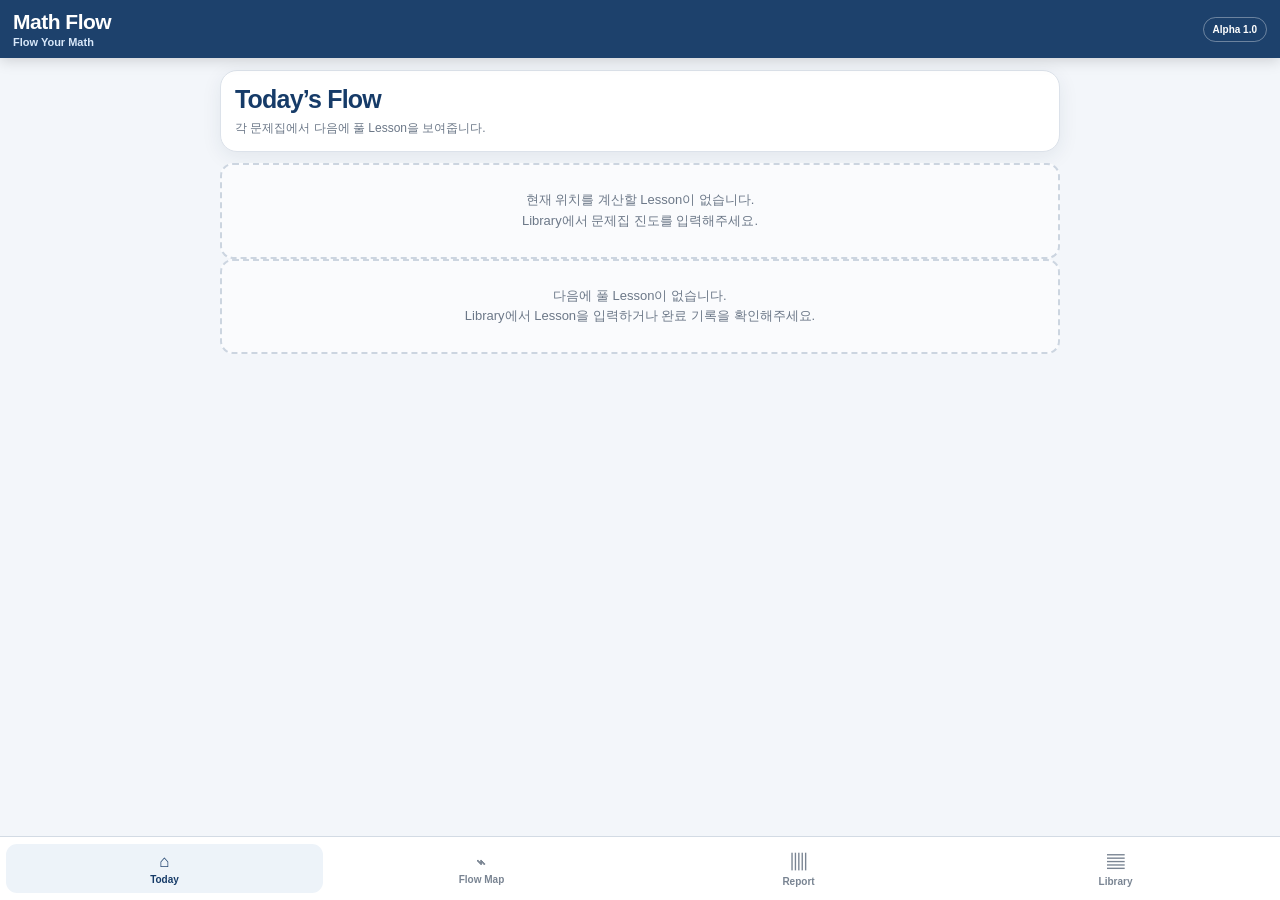
<file: index.html>
<!doctype html>
<html lang="ko">
<head>
  <meta charset="utf-8">

  <meta
    name="viewport"
    content="width=device-width, initial-scale=1, viewport-fit=cover">

  <title>Math Flow Alpha 1.0</title>

  <meta name="theme-color" content="#163b68">
  <meta name="apple-mobile-web-app-capable" content="yes">
  <meta name="apple-mobile-web-app-title" content="Math Flow">

  <link rel="stylesheet" href="./alpha1.css?v=100">
</head>

<body>
  <header class="app-header">
    <div class="brand">
      <strong>Math Flow</strong>
      <small>Flow Your Math</small>
    </div>

    <span class="version">Alpha 1.0</span>
  </header>

  <main>
    <section id="todayScreen" class="screen active">
      <div class="page-heading">
        <h1>Today’s Flow</h1>
        <p>각 문제집에서 다음에 풀 Lesson을 보여줍니다.</p>
      </div>

      <div id="currentPosition"></div>
      <div id="todayList"></div>
    </section>

    <section id="flowScreen" class="screen">
      <div class="page-heading">
        <h1>Flow Map</h1>
        <p>계통수학에서 지금 어디쯤 공부하고 있는지 확인합니다.</p>
      </div>

      <div id="flowSummary"></div>
      <div id="flowMap"></div>
    </section>

    <section id="reportScreen" class="screen">
      <div class="page-heading">
        <h1>Flow Report</h1>
        <p>문제집별·계통별 완료 현황을 한눈에 봅니다.</p>
      </div>

      <div id="bookReport"></div>
      <div id="trackReport"></div>
    </section>

    <section id="libraryScreen" class="screen">
      <div class="page-heading">
        <h1>Library</h1>
        <p>문제집을 펼쳐 Lesson 이름과 페이지를 빠르게 입력하세요.</p>
      </div>

      <div id="libraryList"></div>

      <section class="utility-card">
        <h2>데이터 관리</h2>

        <div class="utility-grid">
          <button type="button" onclick="exportBackup()">
            백업 만들기
          </button>

          <button
            type="button"
            class="secondary"
            onclick="document.getElementById('restoreInput').click()">
            백업 복원
          </button>
        </div>
      </section>
    </section>
  </main>

  <nav class="bottom-nav">
    <button
      class="nav-button active"
      type="button"
      data-screen="todayScreen">
      <strong>⌂</strong>
      Today
    </button>

    <button
      class="nav-button"
      type="button"
      data-screen="flowScreen">
      <strong>⌁</strong>
      Flow Map
    </button>

    <button
      class="nav-button"
      type="button"
      data-screen="reportScreen">
      <strong>▥</strong>
      Report
    </button>

    <button
      class="nav-button"
      type="button"
      data-screen="libraryScreen">
      <strong>▤</strong>
      Library
    </button>
  </nav>

  <input
    id="restoreInput"
    type="file"
    accept=".json,application/json"
    hidden
    onchange="restoreBackup(event)">

  <div id="toast" class="toast"></div>

  <script src="./alpha1-data.js?v=100"></script>
  <script src="./alpha1-app.js?v=100"></script>
</body>
</html>
</file>
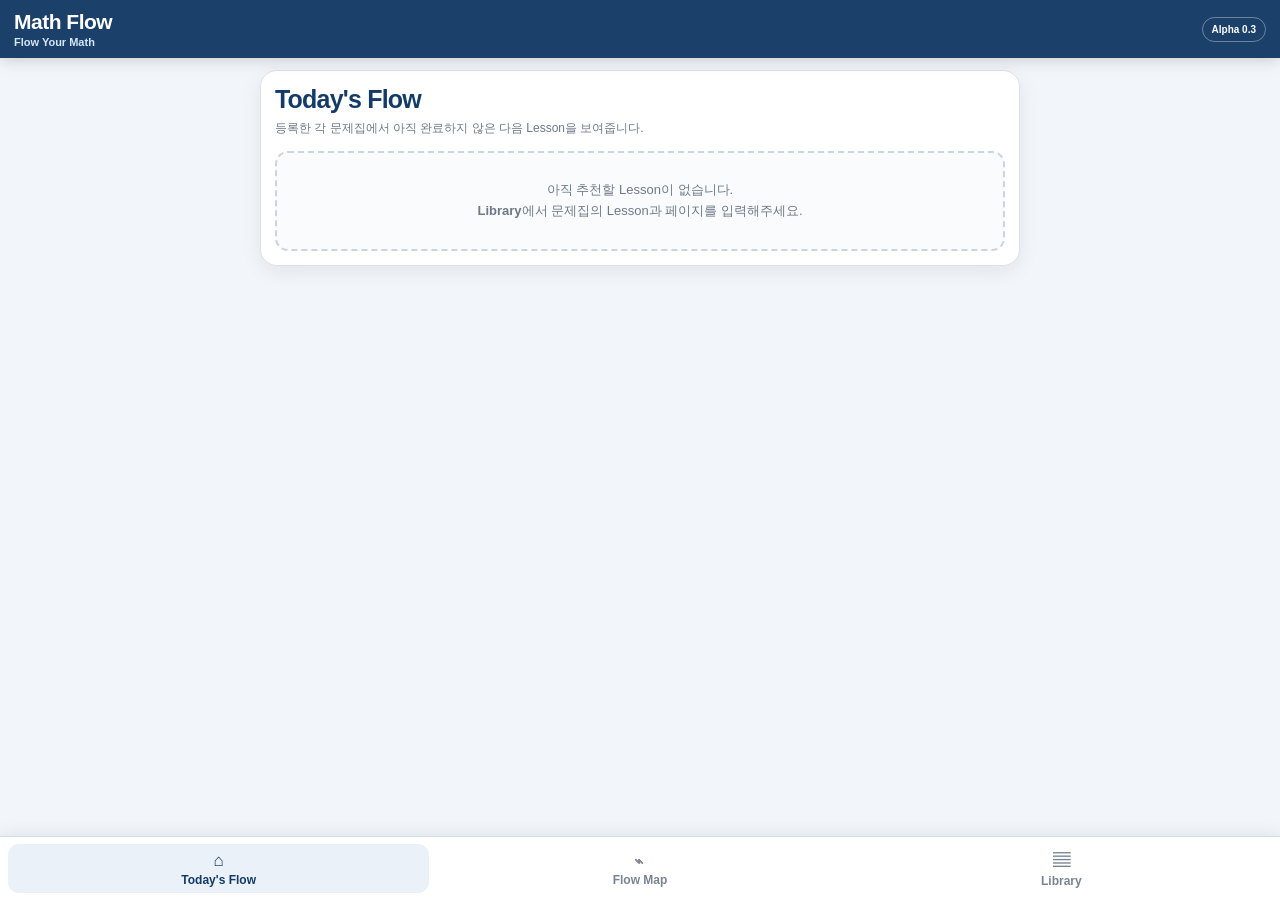
<file: alpha.html>
<!doctype html>
<html lang="ko">
<head>
  <meta charset="utf-8">

  <meta
    name="viewport"
    content="width=device-width, initial-scale=1, viewport-fit=cover">

  <title>Math Flow Alpha</title>

  <meta name="theme-color" content="#143b67">
  <meta name="apple-mobile-web-app-capable" content="yes">
  <meta name="apple-mobile-web-app-title" content="Math Flow">

  <style>
    :root {
      --navy: #143b67;
      --blue: #3979bd;
      --green: #4b9562;
      --purple: #8658a6;
      --orange: #d9863b;
      --red: #c94f50;

      --bg: #f2f5f9;
      --card: #ffffff;
      --text: #202733;
      --muted: #6e7988;
      --line: #dce2ea;
      --soft: #eaf1f8;
      --shadow: 0 5px 20px rgba(26, 47, 73, 0.08);
    }

    * {
      box-sizing: border-box;
      -webkit-tap-highlight-color: transparent;
    }

    html {
      background: var(--navy);
    }

    body {
      margin: 0;
      min-height: 100vh;
      color: var(--text);
      background: var(--bg);
      font-family:
        -apple-system,
        BlinkMacSystemFont,
        "Apple SD Gothic Neo",
        "Noto Sans KR",
        sans-serif;
    }

    button,
    input,
    select,
    textarea {
      font: inherit;
    }

    button {
      cursor: pointer;
    }

    .app-header {
      position: sticky;
      top: 0;
      z-index: 30;

      display: flex;
      align-items: center;
      gap: 8px;

      padding:
        calc(10px + env(safe-area-inset-top))
        14px
        10px;

      color: white;
      background: rgba(20, 59, 103, 0.97);
      box-shadow: 0 2px 14px rgba(0, 0, 0, 0.17);
      backdrop-filter: blur(15px);
    }

    .brand {
      flex: 1;
      min-width: 0;
    }

    .brand strong {
      display: block;
      font-size: 21px;
      letter-spacing: -0.5px;
    }

    .brand small {
      display: block;
      margin-top: 2px;
      color: #d7e6f7;
      font-size: 11px;
      font-weight: 700;
    }

    .version {
      padding: 6px 9px;
      border: 1px solid rgba(255,255,255,0.35);
      border-radius: 999px;
      font-size: 10px;
      font-weight: 850;
    }

    main {
      width: min(780px, 100%);
      margin: 0 auto;

      padding:
        12px
        10px
        calc(82px + env(safe-area-inset-bottom));
    }

    .screen {
      display: none;
    }

    .screen.active {
      display: block;
    }

    .card {
      margin-bottom: 11px;
      padding: 14px;

      border: 1px solid var(--line);
      border-radius: 17px;
      background: var(--card);
      box-shadow: var(--shadow);
    }

    .screen-title {
      margin: 0 0 5px;
      color: var(--navy);
      font-size: 25px;
      letter-spacing: -0.8px;
    }

    .screen-description {
      margin: 0 0 14px;
      color: var(--muted);
      font-size: 12px;
      line-height: 1.5;
    }

    .empty {
      padding: 27px 12px;
      border: 2px dashed #cbd4df;
      border-radius: 13px;
      color: var(--muted);
      background: #fafbfd;
      text-align: center;
      font-size: 13px;
      line-height: 1.6;
    }

    /* Today's Flow */

    .today-card {
      margin-bottom: 9px;
      padding: 12px;
      border: 1px solid var(--line);
      border-radius: 14px;
      background: #fafbfd;
    }

    .today-card:last-child {
      margin-bottom: 0;
    }

    .today-card.done {
      opacity: 0.68;
      background: #eef8ef;
    }

    .today-head {
      display: flex;
      align-items: flex-start;
      gap: 9px;
    }

    .book-dot {
      flex: 0 0 auto;
      width: 12px;
      height: 12px;
      margin-top: 4px;
      border-radius: 50%;
      background: var(--book-color);
    }

    .today-info {
      flex: 1;
      min-width: 0;
    }

    .today-book {
      color: var(--book-color);
      font-size: 11px;
      font-weight: 900;
    }

    .today-chapter {
      margin-top: 3px;
      color: #536071;
      font-size: 11px;
      font-weight: 750;
    }

    .today-lesson {
      margin-top: 3px;
      font-size: 16px;
      font-weight: 900;
      overflow-wrap: anywhere;
    }

    .today-page {
      margin-top: 4px;
      color: var(--muted);
      font-size: 12px;
      font-weight: 700;
    }

    .complete-button {
      flex: 0 0 auto;
      min-width: 64px;
      min-height: 38px;
      padding: 0 8px;
      border: 0;
      border-radius: 10px;
      color: white;
      background: var(--green);
      font-size: 10px;
      font-weight: 900;
    }

    /* Library */

    .book-card {
      --book-color: var(--blue);

      overflow: hidden;
      margin-bottom: 11px;
      border: 1.5px solid var(--book-color);
      border-radius: 16px;
      background: white;
      box-shadow: var(--shadow);
    }

    .book-header {
      display: flex;
      align-items: center;
      gap: 9px;
      width: 100%;
      min-height: 57px;
      padding: 11px 12px;
      border: 0;
      background: white;
      text-align: left;
    }

    .book-icon {
      display: grid;
      place-items: center;
      flex: 0 0 auto;

      width: 34px;
      height: 34px;

      border-radius: 11px;
      color: white;
      background: var(--book-color);
      font-size: 15px;
      font-weight: 900;
    }

    .book-title {
      flex: 1;
      min-width: 0;
    }

    .book-title strong {
      display: block;
      font-size: 15px;
      font-weight: 900;
    }

    .book-title small {
      display: block;
      margin-top: 3px;
      color: var(--muted);
      font-size: 10px;
      font-weight: 700;
    }

    .book-arrow {
      color: var(--muted);
      font-size: 19px;
      transition: transform 0.2s ease;
    }

    .book-card.open .book-arrow {
      transform: rotate(90deg);
    }

    .book-content {
      display: none;
      padding: 11px;
      border-top: 1px solid var(--line);
      background: #fafbfd;
    }

    .book-card.open .book-content {
      display: block;
    }

    .field {
      margin-bottom: 11px;
    }

    .field label {
      display: block;
      margin-bottom: 5px;
      color: #4d5a6b;
      font-size: 11px;
      font-weight: 850;
    }

    .field input,
    .field select,
    .field textarea {
      width: 100%;
      min-width: 0;
      border: 1px solid #cbd4df;
      border-radius: 10px;
      background: white;
    }

    .field input,
    .field select {
      min-height: 43px;
      padding: 8px 10px;
    }

    .field textarea {
      min-height: 145px;
      padding: 10px;
      resize: vertical;
      font-size: 13px;
      line-height: 1.65;
    }

    .input-help {
      margin: -4px 0 10px;
      color: var(--muted);
      font-size: 10px;
      line-height: 1.5;
    }

    .primary-button {
      width: 100%;
      min-height: 43px;
      border: 0;
      border-radius: 11px;
      color: white;
      background: var(--book-color);
      font-size: 12px;
      font-weight: 900;
    }

    .lesson-list {
      margin-top: 12px;
    }

    .chapter-group {
      margin-top: 10px;
      overflow: hidden;
      border: 1px solid var(--line);
      border-radius: 12px;
      background: white;
    }

    .chapter-group:first-child {
      margin-top: 0;
    }

    .chapter-group-title {
      padding: 8px 10px;
      color: var(--navy);
      background: var(--soft);
      border-bottom: 1px solid var(--line);
      font-size: 11px;
      font-weight: 900;
    }

    .lesson-row {
      display: grid;
      grid-template-columns: minmax(0, 1fr) auto auto;
      gap: 7px;
      align-items: center;

      padding: 9px 10px;
      border-bottom: 1px solid var(--line);
    }

    .lesson-row:last-child {
      border-bottom: 0;
    }

    .lesson-row.done {
      background: #eef8ef;
    }

    .lesson-info {
      min-width: 0;
    }

    .lesson-name {
      display: block;
      font-size: 13px;
      font-weight: 850;
      overflow-wrap: anywhere;
    }

    .lesson-page {
      display: block;
      margin-top: 3px;
      color: var(--muted);
      font-size: 10px;
      font-weight: 700;
    }

    .date-button {
      min-width: 55px;
      min-height: 32px;
      padding: 0 5px;
      border: 1px solid #cbd5df;
      border-radius: 8px;
      color: var(--muted);
      background: white;
      font-size: 9px;
      font-weight: 900;
    }

    .date-button.done {
      color: white;
      border-color: var(--green);
      background: var(--green);
    }

    .delete-button {
      min-width: 34px;
      min-height: 32px;
      border: 1px solid #ebc9ca;
      border-radius: 8px;
      color: var(--red);
      background: #fff1f1;
      font-size: 11px;
      font-weight: 900;
    }

    /* Bottom navigation */

    .bottom-nav {
      position: fixed;
      left: 0;
      right: 0;
      bottom: 0;
      z-index: 40;

      display: grid;
      grid-template-columns: repeat(2, 1fr);

      padding:
        7px
        8px
        calc(7px + env(safe-area-inset-bottom));

      border-top: 1px solid #d3dbe4;
      background: rgba(255,255,255,0.97);
      box-shadow: 0 -3px 15px rgba(20,35,55,0.07);
      backdrop-filter: blur(15px);
    }

    .nav-button {
      min-height: 49px;
      border: 0;
      border-radius: 11px;
      color: #798492;
      background: transparent;
      font-size: 12px;
      font-weight: 850;
    }

    .nav-button strong {
      display: block;
      margin-bottom: 2px;
      font-size: 17px;
    }

    .nav-button.active {
      color: var(--navy);
      background: var(--soft);
    }

    .status {
      position: fixed;
      left: 50%;
      bottom: calc(75px + env(safe-area-inset-bottom));
      z-index: 100;

      padding: 9px 13px;
      border-radius: 999px;

      color: white;
      background: rgba(24, 34, 47, 0.92);
      font-size: 11px;
      font-weight: 800;

      opacity: 0;
      pointer-events: none;
      transform: translate(-50%, 12px);
      transition: 0.22s ease;
    }

    .status.show {
      opacity: 1;
      transform: translate(-50%, 0);
    }

    @media (min-width: 700px) {
      .book-grid {
        display: grid;
        grid-template-columns: repeat(2, minmax(0, 1fr));
        gap: 11px;
        align-items: start;
      }

      .book-card {
        margin-bottom: 0;
      }
    }
  </style>
</head>

<body>

<header class="app-header">
  <div class="brand">
    <strong>Math Flow</strong>
    <small>Flow Your Math</small>
  </div>

  <span class="version">Alpha 0.3</span>
</header>

<main>

  <section id="todayScreen" class="screen active">
    <div class="card">
      <h1 class="screen-title">Today's Flow</h1>

      <p class="screen-description">
        등록한 각 문제집에서 아직 완료하지 않은 다음 Lesson을 보여줍니다.
      </p>

      <div id="todayList"></div>
    </div>
  </section>

  <section id="libraryScreen" class="screen">
    <div class="card">
      <h1 class="screen-title">Library</h1>

      <p class="screen-description">
        문제집을 펼쳐 대단원을 선택하고 Lesson과 페이지를 한 번에 입력하세요.
      </p>
    </div>

    <div id="bookGrid" class="book-grid"></div>
  </section>

</main>

<nav class="bottom-nav">
  <button
    class="nav-button active"
    type="button"
    data-screen="todayScreen">
    <strong>⌂</strong>
    Today's Flow
  </button>

  <button
    class="nav-button"
    type="button"
    data-screen="libraryScreen">
    <strong>▤</strong>
    Library
  </button>
</nav>

<div id="status" class="status"></div>

<script>
  const STORAGE_KEY = "math-flow-alpha-v03";

  const CHAPTERS = [
    "3-1 덧셈과 뺄셈",
    "3-1 나눗셈",
    "3-1 곱셈",
    "3-1 분수와 소수",
    "3-1 평면도형",
    "3-1 길이와 시간",

    "3-2 곱셈",
    "3-2 나눗셈",
    "3-2 원",
    "3-2 분수",
    "3-2 들이와 무게",
    "3-2 자료의 정리",

    "4-1 큰 수",
    "4-1 각도",
    "4-1 곱셈과 나눗셈",
    "4-1 평면도형의 이동",
    "4-1 막대그래프",
    "4-1 규칙 찾기",

    "4-2 분수의 덧셈과 뺄셈",
    "4-2 삼각형",
    "4-2 소수의 덧셈과 뺄셈",
    "4-2 사각형",
    "4-2 꺾은선그래프",
    "4-2 다각형",

    "5-1 자연수의 혼합 계산",
    "5-1 약수와 배수",
    "5-1 규칙과 대응",
    "5-1 약분과 통분",
    "5-1 분수의 덧셈과 뺄셈",
    "5-1 다각형의 둘레와 넓이",

    "5-2 수의 범위와 어림하기",
    "5-2 분수의 곱셈",
    "5-2 합동과 대칭",
    "5-2 소수의 곱셈",
    "5-2 직육면체",
    "5-2 평균과 가능성",

    "6-1 분수의 나눗셈",
    "6-1 각기둥과 각뿔",
    "6-1 소수의 나눗셈",
    "6-1 비와 비율",
    "6-1 여러 가지 그래프",
    "6-1 직육면체의 겉넓이와 부피",

    "6-2 분수의 나눗셈",
    "6-2 소수의 나눗셈",
    "6-2 공간과 입체",
    "6-2 비례식과 비례배분",
    "6-2 원의 넓이",
    "6-2 원기둥·원뿔·구"
  ];

  const DEFAULT_BOOKS = [
    {
      id: "basic",
      name: "왕수학 기본",
      shortName: "기본",
      color: "#4b9562",
      open: true,
      lessons: []
    },
    {
      id: "skill",
      name: "왕수학 실력",
      shortName: "실력",
      color: "#3979bd",
      open: false,
      lessons: []
    },
    {
      id: "advanced",
      name: "점프왕수학 최상위",
      shortName: "최상위",
      color: "#8658a6",
      open: false,
      lessons: []
    }
  ];

  let state = loadState();

  function loadState() {
    try {
      const saved = localStorage.getItem(STORAGE_KEY);

      return saved
        ? JSON.parse(saved)
        : {
            books: JSON.parse(JSON.stringify(DEFAULT_BOOKS))
          };
    } catch {
      return {
        books: JSON.parse(JSON.stringify(DEFAULT_BOOKS))
      };
    }
  }

  function saveState(showMessage = true) {
    localStorage.setItem(
      STORAGE_KEY,
      JSON.stringify(state)
    );

    if (showMessage) {
      showStatus("저장되었습니다.");
    }
  }

  function makeId() {
    return (
      Date.now().toString(36) +
      Math.random().toString(36).slice(2, 8)
    );
  }

  function renderAll() {
    renderToday();
    renderLibrary();
  }

  function renderToday() {
    const target = document.getElementById("todayList");

    const nextItems = state.books
      .map(book => {
        const lesson = book.lessons.find(
          item => !item.completedDate
        );

        return lesson ? { book, lesson } : null;
      })
      .filter(Boolean);

    if (nextItems.length === 0) {
      target.innerHTML = `
        <div class="empty">
          아직 추천할 Lesson이 없습니다.<br>
          <b>Library</b>에서 문제집의 Lesson과 페이지를 입력해주세요.
        </div>
      `;

      return;
    }

    target.innerHTML = nextItems.map(item => `
      <article
        class="today-card"
        style="--book-color:${item.book.color}">

        <div class="today-head">
          <span class="book-dot"></span>

          <div class="today-info">
            <div class="today-book">
              ${escapeHtml(item.book.name)}
            </div>

            <div class="today-chapter">
              ${escapeHtml(item.lesson.chapter)}
            </div>

            <div class="today-lesson">
              ${escapeHtml(item.lesson.name)}
            </div>

            <div class="today-page">
              ${pageText(item.lesson)}
            </div>
          </div>

          <button
            class="complete-button"
            type="button"
            onclick="completeLesson(
              '${item.book.id}',
              '${item.lesson.id}'
            )">
            완료
          </button>
        </div>
      </article>
    `).join("");
  }

  function renderLibrary() {
    const target = document.getElementById("bookGrid");

    target.innerHTML = state.books.map(book => {
      const chapterOptions = CHAPTERS.map(chapter => `
        <option value="${escapeAttribute(chapter)}">
          ${escapeHtml(chapter)}
        </option>
      `).join("");

      const groups = groupLessons(book.lessons);

      const lessonGroups = Object.entries(groups)
        .map(([chapterName, lessons]) => `
          <section class="chapter-group">
            <div class="chapter-group-title">
              ${escapeHtml(chapterName)}
            </div>

            ${lessons.map(lesson => `
              <div class="lesson-row
                ${lesson.completedDate ? "done" : ""}">

                <div class="lesson-info">
                  <span class="lesson-name">
                    ${escapeHtml(lesson.name)}
                  </span>

                  <span class="lesson-page">
                    ${pageText(lesson)}
                  </span>
                </div>

                <button
                  class="date-button
                    ${lesson.completedDate ? "done" : ""}"
                  type="button"
                  onclick="editLessonDate(
                    '${book.id}',
                    '${lesson.id}'
                  )">

                  ${lesson.completedDate
                    ? shortDate(lesson.completedDate)
                    : "완료"}
                </button>

                <button
                  class="delete-button"
                  type="button"
                  onclick="deleteLesson(
                    '${book.id}',
                    '${lesson.id}'
                  )">
                  ×
                </button>
              </div>
            `).join("")}
          </section>
        `).join("");

      return `
        <article
          class="book-card ${book.open ? "open" : ""}"
          style="--book-color:${book.color}">

          <button
            class="book-header"
            type="button"
            onclick="toggleBook('${book.id}')">

            <span class="book-icon">
              ${escapeHtml(book.shortName.slice(0, 1))}
            </span>

            <span class="book-title">
              <strong>${escapeHtml(book.name)}</strong>

              <small>
                ${book.lessons.filter(item => item.completedDate).length}
                /
                ${book.lessons.length}
                Lesson 완료
              </small>
            </span>

            <span class="book-arrow">›</span>
          </button>

          <div class="book-content">
            <div class="field">
              <label for="chapter-${book.id}">
                입력할 대단원
              </label>

              <select id="chapter-${book.id}">
                ${chapterOptions}
              </select>
            </div>

            <div class="field">
              <label for="bulk-${book.id}">
                Lesson 빠른 입력
              </label>

              <textarea
                id="bulk-${book.id}"
                placeholder="분수의 의미, 12, 15&#10;단위분수, 16, 18&#10;소수의 의미, 19, 22"></textarea>
            </div>

            <p class="input-help">
              한 줄에 하나씩
              <b>Lesson 이름, 시작 페이지, 끝 페이지</b> 순서로 입력하세요.
              쉼표 대신 탭을 사용해도 됩니다.
            </p>

            <button
              class="primary-button"
              type="button"
              onclick="importLessons('${book.id}')">
              입력한 Lesson 한 번에 추가
            </button>

            <div class="lesson-list">
              ${lessonGroups || `
                <div class="empty">
                  아직 입력된 Lesson이 없습니다.
                </div>
              `}
            </div>
          </div>
        </article>
      `;
    }).join("");
  }

  function importLessons(bookId) {
    const book = findBook(bookId);
    const chapterInput = document.getElementById(
      `chapter-${bookId}`
    );
    const bulkInput = document.getElementById(
      `bulk-${bookId}`
    );

    if (!book || !chapterInput || !bulkInput) {
      return;
    }

    const chapter = chapterInput.value;
    const lines = bulkInput.value
      .split("\n")
      .map(line => line.trim())
      .filter(Boolean);

    if (lines.length === 0) {
      alert("입력할 Lesson을 적어주세요.");
      return;
    }

    const newLessons = [];
    const invalidLines = [];

    lines.forEach((line, index) => {
      const parts = line
        .split(/[,\t]/)
        .map(value => value.trim());

      const name = parts[0] || "";
      const startPage = normalizePage(parts[1]);
      const endPage = normalizePage(parts[2]);

      if (!name) {
        invalidLines.push(index + 1);
        return;
      }

      newLessons.push({
        id: makeId(),
        chapter,
        name,
        startPage,
        endPage,
        completedDate: ""
      });
    });

    if (newLessons.length === 0) {
      alert("올바른 Lesson이 없습니다.");
      return;
    }

    book.lessons.push(...newLessons);
    bulkInput.value = "";

    saveState();
    renderAll();

    if (invalidLines.length > 0) {
      alert(
        `${invalidLines.join(", ")}번째 줄은 이름이 없어 제외했습니다.`
      );
    }
  }

  function completeLesson(bookId, lessonId) {
    const lesson = findLesson(bookId, lessonId);

    if (!lesson) {
      return;
    }

    lesson.completedDate = todayIso();

    saveState();
    renderAll();
  }

  function editLessonDate(bookId, lessonId) {
    const lesson = findLesson(bookId, lessonId);

    if (!lesson) {
      return;
    }

    const answer = prompt(
      "완료 날짜를 입력하세요.\n" +
      "예: 2026-07-25\n\n" +
      "완료 기록을 지우려면 빈칸으로 저장하세요.",
      lesson.completedDate || todayIso()
    );

    if (answer === null) {
      return;
    }

    const value = answer.trim();

    if (
      value &&
      !/^\d{4}-\d{2}-\d{2}$/.test(value)
    ) {
      alert("날짜를 2026-07-25 형식으로 입력해주세요.");
      return;
    }

    lesson.completedDate = value;

    saveState();
    renderAll();
  }

  function deleteLesson(bookId, lessonId) {
    const book = findBook(bookId);
    const lesson = findLesson(bookId, lessonId);

    if (!book || !lesson) {
      return;
    }

    const remove = confirm(
      `"${lesson.name}" Lesson을 삭제할까요?`
    );

    if (!remove) {
      return;
    }

    book.lessons = book.lessons.filter(
      item => item.id !== lessonId
    );

    saveState();
    renderAll();
  }

  function toggleBook(bookId) {
    const book = findBook(bookId);

    if (!book) {
      return;
    }

    book.open = !book.open;

    saveState(false);
    renderLibrary();
  }

  function findBook(bookId) {
    return state.books.find(
      book => book.id === bookId
    );
  }

  function findLesson(bookId, lessonId) {
    return findBook(bookId)?.lessons.find(
      lesson => lesson.id === lessonId
    );
  }

  function groupLessons(lessons) {
    return lessons.reduce((groups, lesson) => {
      if (!groups[lesson.chapter]) {
        groups[lesson.chapter] = [];
      }

      groups[lesson.chapter].push(lesson);

      return groups;
    }, {});
  }

  function normalizePage(value) {
    const number = Number(value);

    return Number.isFinite(number) && number > 0
      ? String(number)
      : "";
  }

  function pageText(lesson) {
    if (lesson.startPage && lesson.endPage) {
      return `${lesson.startPage}~${lesson.endPage}페이지`;
    }

    if (lesson.startPage) {
      return `${lesson.startPage}페이지부터`;
    }

    return "페이지 미입력";
  }

  function todayIso() {
    const date = new Date();
    const year = date.getFullYear();
    const month = String(
      date.getMonth() + 1
    ).padStart(2, "0");
    const day = String(
      date.getDate()
    ).padStart(2, "0");

    return `${year}-${month}-${day}`;
  }

  function shortDate(value) {
    const parts = String(value).split("-");

    if (parts.length !== 3) {
      return value;
    }

    return `${Number(parts[1])}/${Number(parts[2])}`;
  }

  function showScreen(screenId) {
    document
      .querySelectorAll(".screen")
      .forEach(screen => {
        screen.classList.toggle(
          "active",
          screen.id === screenId
        );
      });

    document
      .querySelectorAll(".nav-button")
      .forEach(button => {
        button.classList.toggle(
          "active",
          button.dataset.screen === screenId
        );
      });

    window.scrollTo({
      top: 0,
      behavior: "smooth"
    });
  }

  function showStatus(message) {
    const status = document.getElementById("status");

    status.textContent = message;
    status.classList.add("show");

    clearTimeout(window.statusTimer);

    window.statusTimer = setTimeout(() => {
      status.classList.remove("show");
    }, 1300);
  }

  function escapeHtml(value) {
    return String(value)
      .replaceAll("&", "&amp;")
      .replaceAll("<", "&lt;")
      .replaceAll(">", "&gt;")
      .replaceAll('"', "&quot;")
      .replaceAll("'", "&#039;");
  }

  function escapeAttribute(value) {
    return escapeHtml(value ?? "");
  }

  document
    .querySelectorAll(".nav-button")
    .forEach(button => {
      button.addEventListener("click", () => {
        showScreen(button.dataset.screen);
      });
    });

  renderAll();
</script>
<script src="./flowmap.js?v=04"></script>
</body>
</html>
</file>
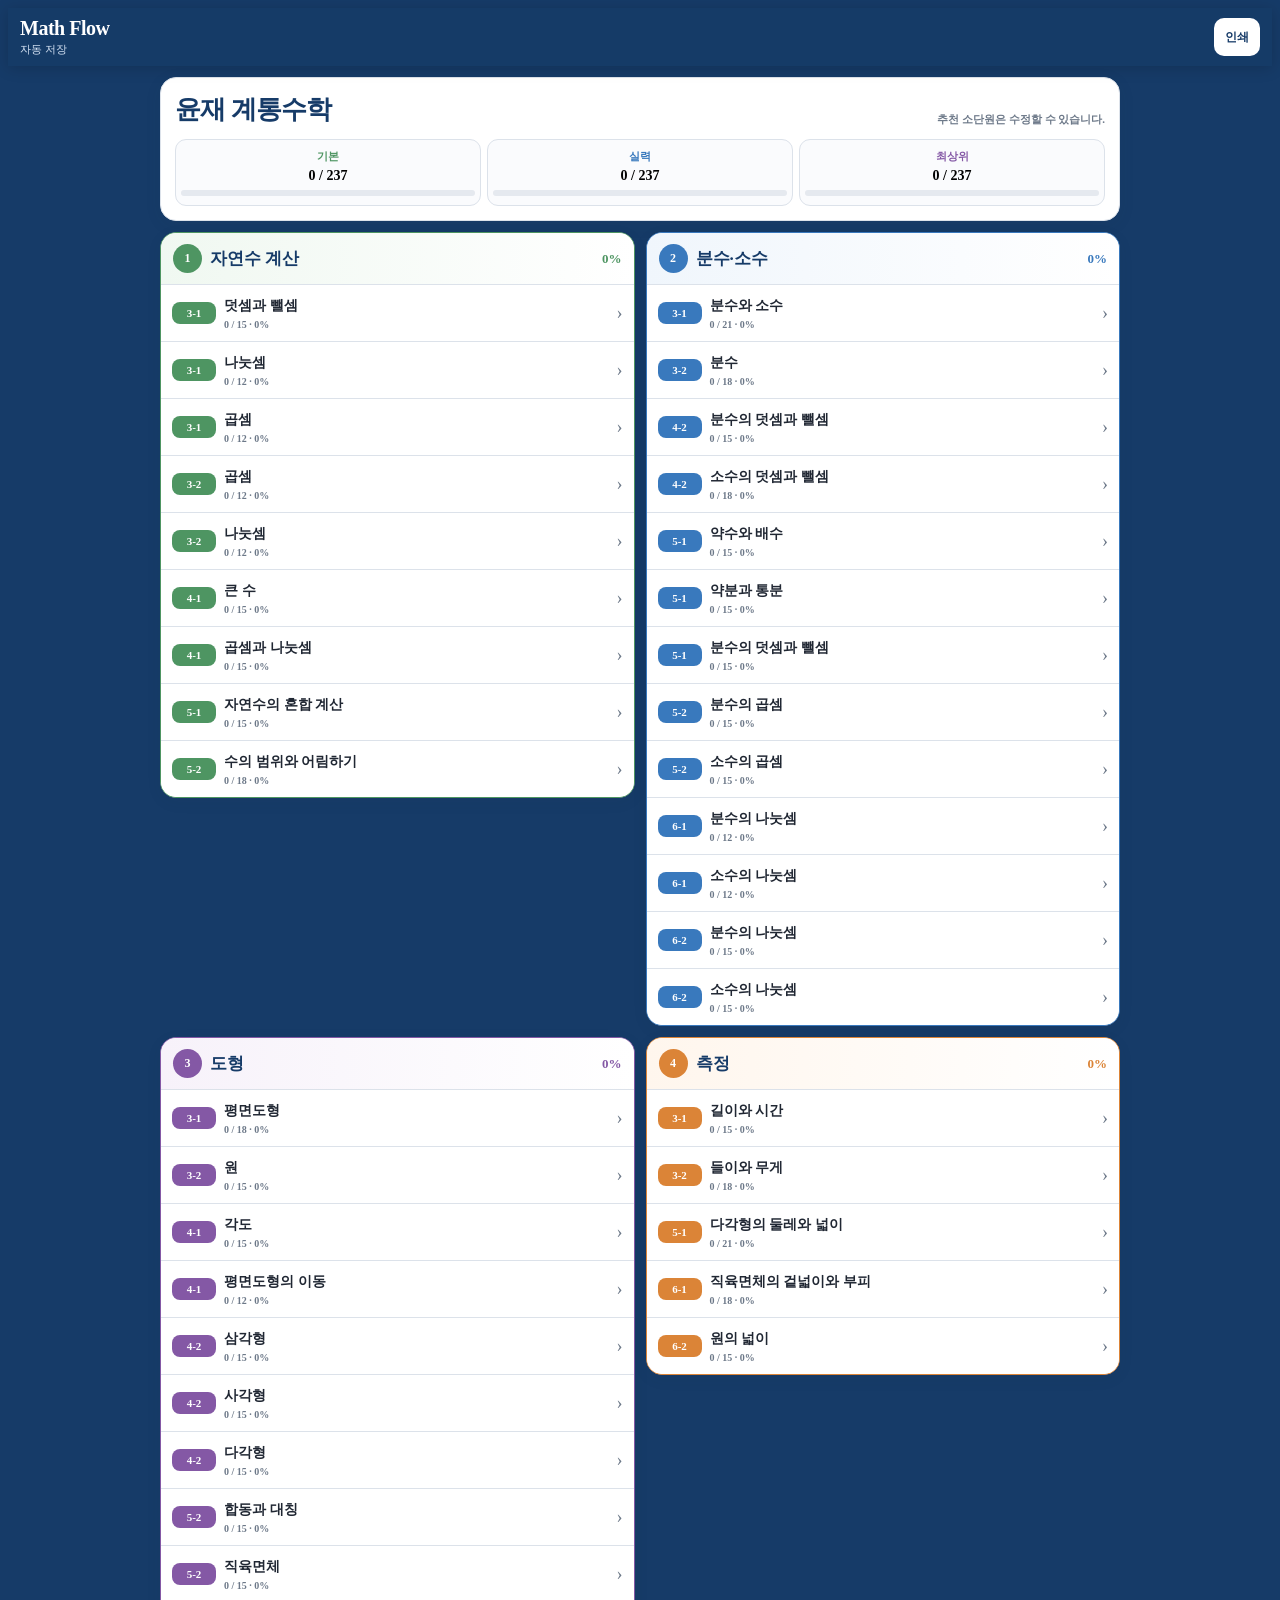
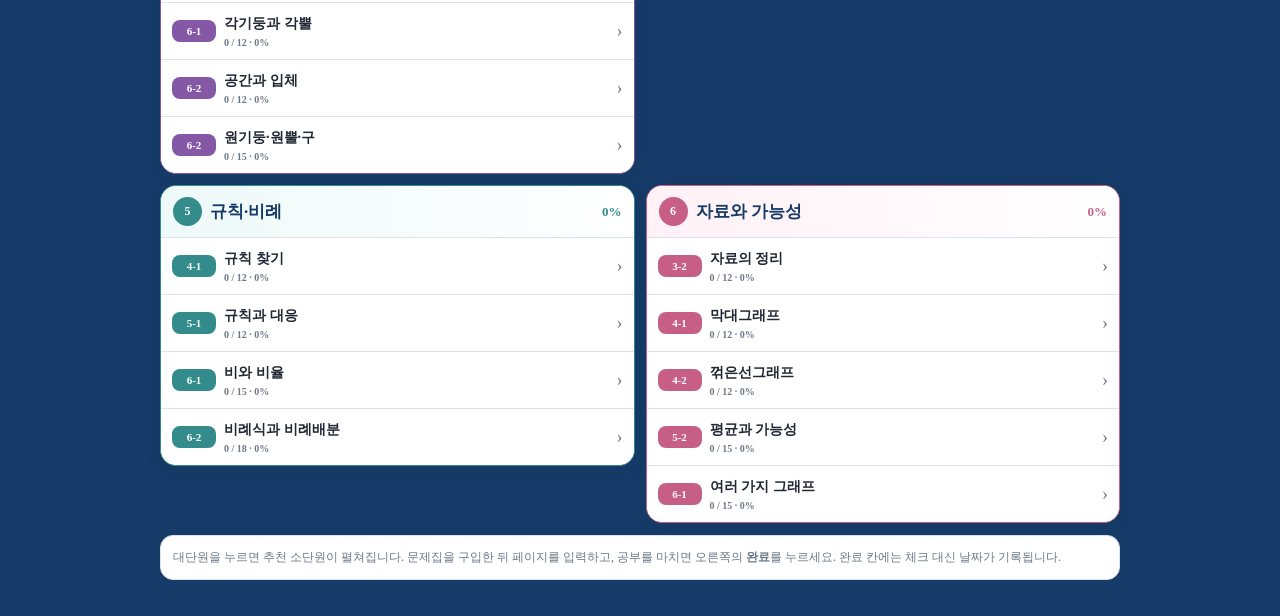
<file: index-v01-backup.html>
<!doctype html>
<html lang="ko">
<head>
  <meta charset="utf-8">
  <meta
    name="viewport"
    content="width=device-width, initial-scale=1, viewport-fit=cover">

  <title>Math Flow</title>

  <meta name="apple-mobile-web-app-capable" content="yes">
  <meta name="apple-mobile-web-app-title" content="Math Flow">
  <meta name="apple-mobile-web-app-status-bar-style" content="default">
  <meta name="theme-color" content="#163b68">
<link rel="manifest" href="./manifest.webmanifest">
<link rel="icon" href="./icon.svg" type="image/svg+xml">
<link rel="apple-touch-icon" href="./icon.svg">

<meta name="application-name" content="Math Flow">
<meta name="description" content="Flow Your Math">
  
  <style>
    :root {
      --navy: #163b68;
      --blue: #3979bd;
      --green: #4e9562;
      --purple: #8458a5;
      --orange: #db8437;
      --teal: #338b8b;
      --pink: #c75e86;
      --red: #cb5050;

      --bg: #f3f6fa;
      --card: #ffffff;
      --text: #202733;
      --muted: #6c7888;
      --line: #dce2ea;
      --soft: #edf3f9;
    }

    * {
      box-sizing: border-box;
      -webkit-tap-highlight-color: transparent;
    }

    html {
      background: var(--navy);
    }
<script>
  if ("serviceWorker" in navigator) {
    window.addEventListener("load", () => {
      navigator.serviceWorker
        .register("./sw.js")
        .catch(error => {
          console.error(
            "서비스 워커 등록 실패:",
            error
          );
        });
    });
  }
</script>
    
    body {
      margin: 0;
      min-width: 0;
      min-height: 100vh;
      color: var(--text);
      background: var(--bg);
      font-family:
        -apple-system,
        BlinkMacSystemFont,
        "Apple SD Gothic Neo",
        "Noto Sans KR",
        "Malgun Gothic",
        sans-serif;
    }

    button,
    input {
      font: inherit;
    }

    button {
      cursor: pointer;
    }

    .app-header {
      position: sticky;
      top: 0;
      z-index: 50;

      display: flex;
      align-items: center;
      gap: 8px;

      min-height: 58px;
      padding:
        calc(9px + env(safe-area-inset-top))
        12px
        9px;

      color: white;
      background: rgba(22, 59, 104, 0.97);
      box-shadow: 0 2px 14px rgba(0, 0, 0, 0.17);
      backdrop-filter: blur(16px);
    }

    .brand {
      flex: 1;
      min-width: 0;
    }

    .brand strong {
      display: block;
      font-size: 20px;
      letter-spacing: -0.5px;
    }

    .brand small {
      display: block;
      margin-top: 2px;
      color: #d7e5f5;
      font-size: 11px;
    }

    .header-button {
      height: 38px;
      padding: 0 11px;
      border: 0;
      border-radius: 10px;
      color: var(--navy);
      background: white;
      font-size: 12px;
      font-weight: 900;
    }

    main {
      width: min(980px, 100%);
      margin: 0 auto;
      padding:
        11px
        10px
        calc(28px + env(safe-area-inset-bottom));
    }

    .summary {
      margin-bottom: 11px;
      padding: 14px;
      border: 1px solid var(--line);
      border-radius: 16px;
      background: white;
      box-shadow: 0 4px 17px rgba(31, 50, 76, 0.07);
    }

    .summary-title {
      display: flex;
      align-items: flex-end;
      gap: 8px;
      margin-bottom: 12px;
    }

    .summary-title h1 {
      margin: 0;
      color: var(--navy);
      font-size: 26px;
      letter-spacing: -1px;
    }

    .summary-title span {
      margin-left: auto;
      color: var(--muted);
      font-size: 11px;
      font-weight: 800;
    }

    .progress-grid {
      display: grid;
      grid-template-columns: repeat(3, minmax(0, 1fr));
      gap: 6px;
    }

    .progress-box {
      min-width: 0;
      padding: 9px 5px;
      border: 1px solid var(--line);
      border-radius: 11px;
      background: #fafbfd;
      text-align: center;
    }

    .progress-box strong {
      display: block;
      overflow: hidden;
      font-size: 11px;
      text-overflow: ellipsis;
      white-space: nowrap;
    }

    .progress-number {
      display: block;
      margin: 4px 0 6px;
      font-size: 14px;
      font-weight: 900;
    }

    .progress-track {
      height: 6px;
      overflow: hidden;
      border-radius: 999px;
      background: #e5e9ef;
    }

    .progress-fill {
      height: 100%;
      border-radius: inherit;
    }

    .domain {
      --domain-color: var(--blue);
      --domain-light: #f0f6fc;

      overflow: hidden;
      margin-bottom: 11px;
      border: 1.5px solid var(--domain-color);
      border-radius: 16px;
      background: white;
      box-shadow: 0 4px 16px rgba(31, 50, 76, 0.06);
    }

    .domain-header {
      display: flex;
      align-items: center;
      gap: 8px;
      min-height: 51px;
      padding: 10px 12px;
      background:
        linear-gradient(90deg, var(--domain-light), white);
    }

    .domain-number {
      display: grid;
      place-items: center;
      flex: 0 0 auto;
      width: 29px;
      height: 29px;
      border-radius: 50%;
      color: white;
      background: var(--domain-color);
      font-size: 12px;
      font-weight: 900;
    }

    .domain-name {
      flex: 1;
      min-width: 0;
      color: var(--navy);
      font-size: 17px;
      font-weight: 900;
    }

    .domain-rate {
      color: var(--domain-color);
      font-size: 13px;
      font-weight: 900;
    }

    .chapter {
      border-top: 1px solid var(--line);
    }

    .chapter-toggle {
      display: flex;
      align-items: center;
      gap: 8px;
      width: 100%;
      min-height: 56px;
      padding: 10px 11px;
      border: 0;
      color: var(--text);
      background: white;
      text-align: left;
    }

    .chapter-toggle:active {
      background: #f7f9fc;
    }

    .grade-badge {
      flex: 0 0 auto;
      min-width: 44px;
      padding: 5px 6px;
      border-radius: 8px;
      color: white;
      background: var(--domain-color);
      font-size: 11px;
      font-weight: 900;
      text-align: center;
    }

    .chapter-info {
      flex: 1;
      min-width: 0;
    }

    .chapter-name {
      display: block;
      font-size: 14px;
      font-weight: 900;
      overflow-wrap: anywhere;
    }

    .chapter-rate {
      display: block;
      margin-top: 4px;
      color: var(--muted);
      font-size: 10px;
      font-weight: 750;
    }

    .chapter-arrow {
      flex: 0 0 auto;
      color: var(--muted);
      font-size: 18px;
      transition: transform 0.2s ease;
    }

    .chapter.open .chapter-arrow {
      transform: rotate(90deg);
    }

    .concept-list {
      display: none;
      padding: 0 9px 10px;
      background: #fbfcfd;
    }

    .chapter.open .concept-list {
      display: block;
    }

    .concept {
      overflow: hidden;
      margin-top: 8px;
      border: 1px solid var(--line);
      border-radius: 12px;
      background: white;
    }

    .concept-header {
      display: flex;
      align-items: center;
      gap: 7px;
      min-height: 42px;
      padding: 8px 9px;
      border-bottom: 1px solid var(--line);
      background: #f7f9fc;
    }

    .concept-index {
      display: grid;
      place-items: center;
      flex: 0 0 auto;
      width: 23px;
      height: 23px;
      border-radius: 50%;
      color: white;
      background: var(--domain-color);
      font-size: 10px;
      font-weight: 900;
    }

    .concept-name {
      flex: 1;
      min-width: 0;
      font-size: 13px;
      font-weight: 900;
      overflow-wrap: anywhere;
    }

    .concept-rate {
      color: var(--muted);
      font-size: 10px;
      font-weight: 900;
    }

    .edit-concept {
      min-width: 38px;
      height: 30px;
      border: 1px solid #d2dae4;
      border-radius: 8px;
      color: #5b6878;
      background: white;
      font-size: 10px;
      font-weight: 900;
    }

    .book-row {
      display: grid;
      grid-template-columns: minmax(64px, 0.8fr) minmax(110px, 1.2fr) 60px;
      gap: 7px;
      align-items: center;
      min-height: 48px;
      padding: 7px 9px;
      border-bottom: 1px solid var(--line);
    }

    .book-row:last-child {
      border-bottom: 0;
    }

    .book-name {
      min-width: 0;
      font-size: 11px;
      font-weight: 900;
      overflow-wrap: anywhere;
    }

    .page-inputs {
      display: grid;
      grid-template-columns: 1fr auto 1fr;
      gap: 4px;
      align-items: center;
    }

    .page-inputs input {
      width: 100%;
      min-width: 0;
      height: 32px;
      padding: 4px;
      border: 1px solid #cbd4df;
      border-radius: 7px;
      background: white;
      text-align: center;
      font-size: 12px;
    }

    .page-inputs span {
      color: var(--muted);
      font-size: 10px;
    }

    .date-button {
      min-width: 58px;
      height: 32px;
      padding: 0 4px;
      border: 1px solid #cbd5e0;
      border-radius: 8px;
      color: var(--muted);
      background: white;
      font-size: 9px;
      font-weight: 900;
      white-space: nowrap;
    }

    .date-button.completed {
      color: white;
      border-color: var(--green);
      background: var(--green);
    }

    .add-concept {
      width: 100%;
      min-height: 40px;
      margin-top: 8px;
      border: 1px dashed var(--domain-color);
      border-radius: 10px;
      color: var(--domain-color);
      background: var(--domain-light);
      font-size: 11px;
      font-weight: 900;
    }

    .tip {
      margin-top: 12px;
      padding: 12px;
      border: 1px solid var(--line);
      border-radius: 13px;
      color: var(--muted);
      background: white;
      font-size: 12px;
      line-height: 1.6;
    }

    @media (min-width: 780px) {
      .domain-grid {
        display: grid;
        grid-template-columns: repeat(2, minmax(0, 1fr));
        gap: 11px;
        align-items: start;
      }

      .domain {
        margin-bottom: 0;
      }
    }

    @page {
      size: A4 landscape;
      margin: 7mm;
    }

    @media print {
      body {
        background: white;
        print-color-adjust: exact;
        -webkit-print-color-adjust: exact;
      }

      .app-header,
      .summary,
      .tip,
      .edit-concept,
      .add-concept {
        display: none !important;
      }

      main {
        width: 100%;
        padding: 0;
      }

      .domain-grid {
        display: grid;
        grid-template-columns: repeat(3, 1fr);
        gap: 2.5mm;
        align-items: start;
      }

      .domain {
        margin: 0;
        border-radius: 2mm;
        box-shadow: none;
        break-inside: avoid;
      }

      .domain-header {
        min-height: 9mm;
        padding: 1.5mm 2mm;
      }

      .domain-number {
        width: 5mm;
        height: 5mm;
        font-size: 6pt;
      }

      .domain-name {
        font-size: 9pt;
      }

      .domain-rate {
        font-size: 7pt;
      }

      .chapter-toggle {
        min-height: 8mm;
        padding: 1.2mm 1.5mm;
      }

      .grade-badge {
        min-width: 10mm;
        padding: 1mm;
        font-size: 6pt;
      }

      .chapter-name {
        font-size: 7pt;
      }

      .chapter-rate,
      .chapter-arrow {
        display: none;
      }

      .concept-list {
        display: block !important;
        padding: 0 1.3mm 1.3mm;
      }

      .concept {
        margin-top: 1.3mm;
        border-radius: 1.3mm;
      }

      .concept-header {
        min-height: 6mm;
        padding: 1mm 1.3mm;
      }

      .concept-index {
        width: 4mm;
        height: 4mm;
        font-size: 5pt;
      }

      .concept-name {
        font-size: 6.5pt;
      }

      .concept-rate {
        font-size: 5.5pt;
      }

      .book-row {
        grid-template-columns: 15mm 1fr 14mm;
        min-height: 6mm;
        padding: 0.8mm 1.2mm;
      }

      .book-name {
        font-size: 5.5pt;
      }

      .page-inputs input {
        height: 5mm;
        border: 0;
        padding: 0;
        font-size: 5.5pt;
      }

      .page-inputs span {
        font-size: 5pt;
      }

      .date-button {
        min-width: 13mm;
        height: 5mm;
        border: 0;
        padding: 0;
        color: #333;
        background: transparent;
        font-size: 5pt;
      }

      .date-button.completed {
        color: #111;
        background: transparent;
      }
    }
  </style>
</head>

<body>

<header class="app-header">
  <div class="brand">
    <strong>Math Flow</strong>
    <small id="saveStatus">자동 저장</small>
  </div>

  <button
    class="header-button"
    type="button"
    onclick="window.print()">
    인쇄
  </button>
</header>

<main>
  <section class="summary">
    <div class="summary-title">
      <h1>윤재 계통수학</h1>
      <span>추천 소단원은 수정할 수 있습니다.</span>
    </div>

    <div id="progressGrid" class="progress-grid"></div>
  </section>

  <section id="domainGrid" class="domain-grid"></section>

  <div class="tip">
    대단원을 누르면 추천 소단원이 펼쳐집니다.
    문제집을 구입한 뒤 페이지를 입력하고,
    공부를 마치면 오른쪽의 <b>완료</b>를 누르세요.
    완료 칸에는 체크 대신 날짜가 기록됩니다.
  </div>
</main>

<script>
  const STORAGE_KEY = "math-flow-v01";

  const BOOKS = [
    {
      id: "basic",
      name: "왕수학 기본",
      shortName: "기본",
      color: "#4e9562"
    },
    {
      id: "skill",
      name: "왕수학 실력",
      shortName: "실력",
      color: "#3979bd"
    },
    {
      id: "advanced",
      name: "점프왕수학 최상위",
      shortName: "최상위",
      color: "#8458a5"
    }
  ];

  const DEFAULT_DOMAINS = [
    domain(
      "calculation",
      1,
      "자연수 계산",
      "#4e9562",
      "#f0f8f1",
      [
        chapter("3-1", "덧셈과 뺄셈", [
          "세 자리 수의 덧셈",
          "세 자리 수의 뺄셈",
          "받아올림과 받아내림",
          "덧셈과 뺄셈의 관계",
          "계산 결과 어림하기"
        ]),
        chapter("3-1", "나눗셈", [
          "똑같이 나누기",
          "곱셈과 나눗셈의 관계",
          "나눗셈식 알아보기",
          "나눗셈의 몫 구하기"
        ]),
        chapter("3-1", "곱셈", [
          "몇십 곱하기 몇",
          "올림이 없는 곱셈",
          "올림이 있는 곱셈",
          "곱셈 활용하기"
        ]),
        chapter("3-2", "곱셈", [
          "한 자리 수를 곱하기",
          "두 자리 수를 곱하기",
          "곱셈 어림하기",
          "곱셈 활용하기"
        ]),
        chapter("3-2", "나눗셈", [
          "나머지가 없는 나눗셈",
          "나머지가 있는 나눗셈",
          "나눗셈의 검산",
          "나눗셈 활용하기"
        ]),
        chapter("4-1", "큰 수", [
          "만 알아보기",
          "억과 조 알아보기",
          "큰 수 읽고 쓰기",
          "큰 수의 크기 비교",
          "큰 수 활용하기"
        ]),
        chapter("4-1", "곱셈과 나눗셈", [
          "세 자리 수의 곱셈",
          "몇십으로 나누기",
          "두 자리 수로 나누기",
          "몫과 나머지",
          "계산 활용하기"
        ]),
        chapter("5-1", "자연수의 혼합 계산", [
          "덧셈과 뺄셈의 혼합 계산",
          "곱셈과 나눗셈의 혼합 계산",
          "괄호가 있는 계산",
          "혼합 계산 순서",
          "혼합 계산 활용하기"
        ]),
        chapter("5-2", "수의 범위와 어림하기", [
          "이상과 이하",
          "초과와 미만",
          "올림",
          "버림",
          "반올림",
          "어림값 활용하기"
        ])
      ]
    ),

    domain(
      "fraction",
      2,
      "분수·소수",
      "#3979bd",
      "#f0f6fc",
      [
        chapter("3-1", "분수와 소수", [
          "전체를 똑같이 나누기",
          "분수의 의미",
          "단위분수",
          "분수의 크기 비교",
          "소수의 의미",
          "소수 읽고 쓰기",
          "소수의 크기 비교"
        ]),
        chapter("3-2", "분수", [
          "진분수",
          "가분수",
          "대분수",
          "가분수와 대분수의 관계",
          "분수의 크기 비교",
          "분수 활용하기"
        ]),
        chapter("4-2", "분수의 덧셈과 뺄셈", [
          "분모가 같은 분수의 덧셈",
          "대분수의 덧셈",
          "분모가 같은 분수의 뺄셈",
          "대분수의 뺄셈",
          "분수 계산 활용하기"
        ]),
        chapter("4-2", "소수의 덧셈과 뺄셈", [
          "소수 두 자리 수",
          "소수 세 자리 수",
          "소수의 크기 비교",
          "소수의 덧셈",
          "소수의 뺄셈",
          "소수 계산 활용하기"
        ]),
        chapter("5-1", "약수와 배수", [
          "약수",
          "배수",
          "공약수와 최대공약수",
          "공배수와 최소공배수",
          "약수와 배수 활용하기"
        ]),
        chapter("5-1", "약분과 통분", [
          "크기가 같은 분수",
          "약분",
          "통분",
          "분수의 크기 비교",
          "약분과 통분 활용하기"
        ]),
        chapter("5-1", "분수의 덧셈과 뺄셈", [
          "분모가 다른 분수의 덧셈",
          "대분수의 덧셈",
          "분모가 다른 분수의 뺄셈",
          "대분수의 뺄셈",
          "분수 계산 활용하기"
        ]),
        chapter("5-2", "분수의 곱셈", [
          "분수와 자연수의 곱셈",
          "자연수와 분수의 곱셈",
          "분수끼리의 곱셈",
          "대분수의 곱셈",
          "분수 곱셈 활용하기"
        ]),
        chapter("5-2", "소수의 곱셈", [
          "소수와 자연수의 곱셈",
          "자연수와 소수의 곱셈",
          "소수끼리의 곱셈",
          "곱의 소수점 위치",
          "소수 곱셈 활용하기"
        ]),
        chapter("6-1", "분수의 나눗셈", [
          "분수 나누기 자연수",
          "분수 나눗셈을 곱셈으로 나타내기",
          "분수끼리의 나눗셈",
          "분수 나눗셈 활용하기"
        ]),
        chapter("6-1", "소수의 나눗셈", [
          "소수 나누기 자연수",
          "나누어떨어지지 않는 나눗셈",
          "몫의 소수점 위치",
          "소수 나눗셈 활용하기"
        ]),
        chapter("6-2", "분수의 나눗셈", [
          "분수와 자연수의 나눗셈",
          "자연수와 분수의 나눗셈",
          "분수끼리의 나눗셈",
          "대분수의 나눗셈",
          "분수 나눗셈 활용하기"
        ]),
        chapter("6-2", "소수의 나눗셈", [
          "자연수 나누기 소수",
          "소수 나누기 소수",
          "몫을 반올림하기",
          "나머지가 있는 소수 나눗셈",
          "소수 나눗셈 활용하기"
        ])
      ]
    ),

    domain(
      "geometry",
      3,
      "도형",
      "#8458a5",
      "#f7f2fa",
      [
        chapter("3-1", "평면도형", [
          "선분과 직선",
          "반직선",
          "각과 직각",
          "직각삼각형",
          "직사각형",
          "정사각형"
        ]),
        chapter("3-2", "원", [
          "원의 중심",
          "반지름",
          "지름",
          "원의 성질",
          "컴퍼스로 원 그리기"
        ]),
        chapter("4-1", "각도", [
          "각의 크기",
          "각도 재기",
          "각도 그리기",
          "삼각형의 각",
          "사각형의 각"
        ]),
        chapter("4-1", "평면도형의 이동", [
          "평면도형 밀기",
          "평면도형 뒤집기",
          "평면도형 돌리기",
          "도형 이동 활용하기"
        ]),
        chapter("4-2", "삼각형", [
          "이등변삼각형",
          "정삼각형",
          "예각삼각형",
          "직각삼각형",
          "둔각삼각형"
        ]),
        chapter("4-2", "사각형", [
          "수직과 평행",
          "사다리꼴",
          "평행사변형",
          "마름모",
          "여러 가지 사각형의 관계"
        ]),
        chapter("4-2", "다각형", [
          "다각형",
          "정다각형",
          "대각선",
          "모양 만들기",
          "다각형 활용하기"
        ]),
        chapter("5-2", "합동과 대칭", [
          "도형의 합동",
          "합동인 도형의 성질",
          "선대칭도형",
          "점대칭도형",
          "대칭도형 그리기"
        ]),
        chapter("5-2", "직육면체", [
          "직육면체와 정육면체",
          "면·모서리·꼭짓점",
          "겨냥도",
          "전개도",
          "직육면체 활용하기"
        ]),
        chapter("6-1", "각기둥과 각뿔", [
          "각기둥",
          "각뿔",
          "각기둥의 전개도",
          "각기둥과 각뿔의 구성 요소"
        ]),
        chapter("6-2", "공간과 입체", [
          "쌓기나무의 개수",
          "위·앞·옆에서 본 모양",
          "쌓기나무로 모양 만들기",
          "공간 감각 활용하기"
        ]),
        chapter("6-2", "원기둥·원뿔·구", [
          "원기둥",
          "원기둥의 전개도",
          "원뿔",
          "구",
          "입체도형 비교하기"
        ])
      ]
    ),

    domain(
      "measurement",
      4,
      "측정",
      "#db8437",
      "#fff6ed",
      [
        chapter("3-1", "길이와 시간", [
          "1mm 알아보기",
          "1km 알아보기",
          "길이의 덧셈과 뺄셈",
          "초 알아보기",
          "시간의 덧셈과 뺄셈"
        ]),
        chapter("3-2", "들이와 무게", [
          "들이 비교하기",
          "L와 mL",
          "들이의 덧셈과 뺄셈",
          "무게 비교하기",
          "kg과 g",
          "무게의 덧셈과 뺄셈"
        ]),
        chapter("5-1", "다각형의 둘레와 넓이", [
          "정다각형의 둘레",
          "사각형의 둘레",
          "직사각형의 넓이",
          "평행사변형의 넓이",
          "삼각형의 넓이",
          "마름모의 넓이",
          "사다리꼴의 넓이"
        ]),
        chapter("6-1", "직육면체의 겉넓이와 부피", [
          "직육면체의 겉넓이",
          "정육면체의 겉넓이",
          "부피와 1㎤",
          "직육면체의 부피",
          "정육면체의 부피",
          "부피 단위의 관계"
        ]),
        chapter("6-2", "원의 넓이", [
          "원주",
          "원주율",
          "원의 넓이",
          "원의 넓이 어림하기",
          "원의 넓이 활용하기"
        ])
      ]
    ),

    domain(
      "pattern",
      5,
      "규칙·비례",
      "#338b8b",
      "#eef9f9",
      [
        chapter("4-1", "규칙 찾기", [
          "수의 배열에서 규칙 찾기",
          "도형 배열에서 규칙 찾기",
          "계산식에서 규칙 찾기",
          "규칙을 식으로 나타내기"
        ]),
        chapter("5-1", "규칙과 대응", [
          "두 양 사이의 관계",
          "대응 관계 찾기",
          "대응 관계를 식으로 나타내기",
          "생활 속 대응 관계"
        ]),
        chapter("6-1", "비와 비율", [
          "두 수 비교하기",
          "비",
          "비율",
          "백분율",
          "비율 활용하기"
        ]),
        chapter("6-2", "비례식과 비례배분", [
          "비의 성질",
          "간단한 자연수의 비",
          "비례식",
          "비례식의 성질",
          "비례배분",
          "비례식 활용하기"
        ])
      ]
    ),

    domain(
      "data",
      6,
      "자료와 가능성",
      "#c75e86",
      "#fff1f6",
      [
        chapter("3-2", "자료의 정리", [
          "자료 분류하기",
          "표로 나타내기",
          "그림그래프로 나타내기",
          "그림그래프 해석하기"
        ]),
        chapter("4-1", "막대그래프", [
          "막대그래프 알아보기",
          "막대그래프 읽기",
          "막대그래프 그리기",
          "자료 비교하기"
        ]),
        chapter("4-2", "꺾은선그래프", [
          "꺾은선그래프 알아보기",
          "꺾은선그래프 읽기",
          "꺾은선그래프 그리기",
          "자료의 변화 비교하기"
        ]),
        chapter("5-2", "평균과 가능성", [
          "평균 알아보기",
          "평균 구하기",
          "평균 활용하기",
          "일이 일어날 가능성",
          "가능성 비교하기"
        ]),
        chapter("6-1", "여러 가지 그래프", [
          "띠그래프",
          "원그래프",
          "띠그래프 그리기",
          "원그래프 그리기",
          "자료 해석하기"
        ])
      ]
    )
  ];

  function domain(id, number, name, color, light, chapters) {
    return {
      id,
      number,
      name,
      color,
      light,
      chapters
    };
  }

  function chapter(grade, title, conceptNames) {
    return {
      id: makeId(),
      grade,
      title,
      open: false,
      concepts: conceptNames.map(name => concept(name))
    };
  }

  function concept(name) {
    const progress = {};

    BOOKS.forEach(book => {
      progress[book.id] = {
        startPage: "",
        endPage: "",
        completedDate: ""
      };
    });

    return {
      id: makeId(),
      name,
      progress
    };
  }

  function makeId() {
    return (
      Date.now().toString(36) +
      Math.random().toString(36).slice(2, 8)
    );
  }

  function clone(value) {
    return JSON.parse(JSON.stringify(value));
  }

  let domains = loadDomains();

  function loadDomains() {
    try {
      const saved = localStorage.getItem(STORAGE_KEY);
      return saved ? JSON.parse(saved) : clone(DEFAULT_DOMAINS);
    } catch {
      return clone(DEFAULT_DOMAINS);
    }
  }

  function saveDomains() {
    localStorage.setItem(STORAGE_KEY, JSON.stringify(domains));

    const status = document.getElementById("saveStatus");
    status.textContent = "방금 저장됨";

    clearTimeout(window.saveTimer);

    window.saveTimer = setTimeout(() => {
      status.textContent = "자동 저장";
    }, 1300);
  }

  function render() {
    renderSummary();
    renderDomains();
  }

  function renderSummary() {
    const grid = document.getElementById("progressGrid");

    grid.innerHTML = BOOKS.map(book => {
      const stats = getBookStats(book.id);

      return `
        <div class="progress-box">
          <strong style="color:${book.color}">
            ${escapeHtml(book.shortName)}
          </strong>

          <span class="progress-number">
            ${stats.done} / ${stats.total}
          </span>

          <div class="progress-track">
            <div
              class="progress-fill"
              style="
                width:${stats.percent}%;
                background:${book.color};
              ">
            </div>
          </div>
        </div>
      `;
    }).join("");
  }

  function renderDomains() {
    const grid = document.getElementById("domainGrid");

    grid.innerHTML = domains.map(domainItem => {
      const domainStats = getDomainStats(domainItem);

      const chapters = domainItem.chapters.map(chapterItem => {
        const chapterStats = getChapterStats(chapterItem);

        return `
          <article
            class="chapter ${chapterItem.open ? "open" : ""}">

            <button
              class="chapter-toggle"
              type="button"
              onclick="toggleChapter(
                '${domainItem.id}',
                '${chapterItem.id}'
              )">

              <span class="grade-badge">
                ${escapeHtml(chapterItem.grade)}
              </span>

              <span class="chapter-info">
                <span class="chapter-name">
                  ${escapeHtml(chapterItem.title)}
                </span>

                <span class="chapter-rate">
                  ${chapterStats.done} / ${chapterStats.total}
                  · ${chapterStats.percent}%
                </span>
              </span>

              <span class="chapter-arrow">›</span>
            </button>

            <div class="concept-list">
              ${chapterItem.concepts.map(
                (conceptItem, conceptIndex) =>
                  renderConcept(
                    domainItem,
                    chapterItem,
                    conceptItem,
                    conceptIndex
                  )
              ).join("")}

              <button
                class="add-concept"
                type="button"
                onclick="addConcept(
                  '${domainItem.id}',
                  '${chapterItem.id}'
                )">
                ＋ 소단원 추가
              </button>
            </div>
          </article>
        `;
      }).join("");

      return `
        <section
          class="domain"
          style="
            --domain-color:${domainItem.color};
            --domain-light:${domainItem.light};
          ">

          <header class="domain-header">
            <span class="domain-number">
              ${domainItem.number}
            </span>

            <span class="domain-name">
              ${escapeHtml(domainItem.name)}
            </span>

            <span class="domain-rate">
              ${domainStats.percent}%
            </span>
          </header>

          ${chapters}
        </section>
      `;
    }).join("");
  }

  function renderConcept(
    domainItem,
    chapterItem,
    conceptItem,
    conceptIndex
  ) {
    const conceptStats = getConceptStats(conceptItem);

    const bookRows = BOOKS.map(book => {
      const value = conceptItem.progress[book.id];

      return `
        <div class="book-row">
          <div
            class="book-name"
            style="color:${book.color}">
            ${escapeHtml(book.shortName)}
          </div>

          <div class="page-inputs">
            <input
              type="number"
              min="1"
              inputmode="numeric"
              value="${escapeAttribute(value.startPage)}"
              placeholder="시작"
              onchange="updatePage(
                '${domainItem.id}',
                '${chapterItem.id}',
                '${conceptItem.id}',
                '${book.id}',
                'startPage',
                this.value
              )">

            <span>~</span>

            <input
              type="number"
              min="1"
              inputmode="numeric"
              value="${escapeAttribute(value.endPage)}"
              placeholder="끝"
              onchange="updatePage(
                '${domainItem.id}',
                '${chapterItem.id}',
                '${conceptItem.id}',
                '${book.id}',
                'endPage',
                this.value
              )">
          </div>

          <button
            class="date-button
              ${value.completedDate ? "completed" : ""}"
            type="button"
            onclick="toggleCompletedDate(
              '${domainItem.id}',
              '${chapterItem.id}',
              '${conceptItem.id}',
              '${book.id}'
            )">

            ${value.completedDate
              ? escapeHtml(shortDate(value.completedDate))
              : "완료"}
          </button>
        </div>
      `;
    }).join("");

    return `
      <section class="concept">
        <header class="concept-header">
          <span class="concept-index">
            ${conceptIndex + 1}
          </span>

          <span class="concept-name">
            ${escapeHtml(conceptItem.name)}
          </span>

          <span class="concept-rate">
            ${conceptStats.percent}%
          </span>

          <button
            class="edit-concept"
            type="button"
            onclick="editConcept(
              '${domainItem.id}',
              '${chapterItem.id}',
              '${conceptItem.id}'
            )">
            수정
          </button>
        </header>

        ${bookRows}
      </section>
    `;
  }

  function toggleChapter(domainId, chapterId) {
    const chapterItem = findChapter(domainId, chapterId);

    if (!chapterItem) {
      return;
    }

    chapterItem.open = !chapterItem.open;
    saveDomains();
    renderDomains();
  }

  function updatePage(
    domainId,
    chapterId,
    conceptId,
    bookId,
    field,
    value
  ) {
    const conceptItem = findConcept(
      domainId,
      chapterId,
      conceptId
    );

    if (!conceptItem || !conceptItem.progress[bookId]) {
      return;
    }

    conceptItem.progress[bookId][field] =
      value ? String(value) : "";

    saveDomains();
  }

  function toggleCompletedDate(
    domainId,
    chapterId,
    conceptId,
    bookId
  ) {
    const conceptItem = findConcept(
      domainId,
      chapterId,
      conceptId
    );

    if (!conceptItem || !conceptItem.progress[bookId]) {
      return;
    }

    const record = conceptItem.progress[bookId];

    if (record.completedDate) {
      const remove = confirm(
        `${shortDate(record.completedDate)} 완료 기록을 지울까요?`
      );

      if (!remove) {
        return;
      }

      record.completedDate = "";
    } else {
      record.completedDate = todayIso();
    }

    saveDomains();
    render();
  }

  function editConcept(domainId, chapterId, conceptId) {
    const chapterItem = findChapter(domainId, chapterId);
    const conceptItem = findConcept(
      domainId,
      chapterId,
      conceptId
    );

    if (!chapterItem || !conceptItem) {
      return;
    }

    const newName = prompt(
      "소단원 이름을 수정하세요.",
      conceptItem.name
    );

    if (newName === null) {
      return;
    }

    const trimmed = newName.trim();

    if (!trimmed) {
      const remove = confirm(
        "이름이 비어 있습니다. 소단원을 삭제할까요?"
      );

      if (remove) {
        chapterItem.concepts =
          chapterItem.concepts.filter(
            item => item.id !== conceptId
          );
      }
    } else {
      conceptItem.name = trimmed;
    }

    saveDomains();
    render();
  }

  function addConcept(domainId, chapterId) {
    const chapterItem = findChapter(domainId, chapterId);

    if (!chapterItem) {
      return;
    }

    const name = prompt("추가할 소단원 이름을 입력하세요.");

    if (name === null || !name.trim()) {
      return;
    }

    chapterItem.concepts.push(concept(name.trim()));

    saveDomains();
    render();
  }

  function findDomain(domainId) {
    return domains.find(item => item.id === domainId);
  }

  function findChapter(domainId, chapterId) {
    const domainItem = findDomain(domainId);

    return domainItem?.chapters.find(
      item => item.id === chapterId
    );
  }

  function findConcept(domainId, chapterId, conceptId) {
    const chapterItem = findChapter(domainId, chapterId);

    return chapterItem?.concepts.find(
      item => item.id === conceptId
    );
  }

  function getConceptStats(conceptItem) {
    const records = BOOKS.map(
      book => conceptItem.progress[book.id]
    );

    const done = records.filter(
      item => Boolean(item.completedDate)
    ).length;

    return {
      done,
      total: records.length,
      percent: Math.round((done / records.length) * 100)
    };
  }

  function getChapterStats(chapterItem) {
    let done = 0;
    let total = 0;

    chapterItem.concepts.forEach(conceptItem => {
      const stats = getConceptStats(conceptItem);
      done += stats.done;
      total += stats.total;
    });

    return {
      done,
      total,
      percent: total === 0
        ? 0
        : Math.round((done / total) * 100)
    };
  }

  function getDomainStats(domainItem) {
    let done = 0;
    let total = 0;

    domainItem.chapters.forEach(chapterItem => {
      const stats = getChapterStats(chapterItem);
      done += stats.done;
      total += stats.total;
    });

    return {
      done,
      total,
      percent: total === 0
        ? 0
        : Math.round((done / total) * 100)
    };
  }

  function getBookStats(bookId) {
    let done = 0;
    let total = 0;

    domains.forEach(domainItem => {
      domainItem.chapters.forEach(chapterItem => {
        chapterItem.concepts.forEach(conceptItem => {
          total++;

          if (
            conceptItem.progress[bookId]?.completedDate
          ) {
            done++;
          }
        });
      });
    });

    return {
      done,
      total,
      percent: total === 0
        ? 0
        : Math.round((done / total) * 100)
    };
  }

  function todayIso() {
    const date = new Date();
    const year = date.getFullYear();
    const month = String(date.getMonth() + 1).padStart(2, "0");
    const day = String(date.getDate()).padStart(2, "0");

    return `${year}-${month}-${day}`;
  }

  function shortDate(value) {
    const parts = String(value).split("-");

    if (parts.length !== 3) {
      return value;
    }

    return `${Number(parts[1])}/${Number(parts[2])}`;
  }

  function escapeHtml(value) {
    return String(value)
      .replaceAll("&", "&amp;")
      .replaceAll("<", "&lt;")
      .replaceAll(">", "&gt;")
      .replaceAll('"', "&quot;")
      .replaceAll("'", "&#039;");
  }

  function escapeAttribute(value) {
    return escapeHtml(value ?? "");
  }

  render();
</script>

</body>
</html>
</file>
<file: alpha1.css>
:root {
  --navy: #163b68;
  --blue: #3979bd;
  --green: #4e9562;
  --orange: #d9863b;
  --red: #ca5050;

  --bg: #f3f6fa;
  --card: #ffffff;
  --text: #202733;
  --muted: #6c7888;
  --line: #dce2ea;
  --soft: #edf3f9;

  --shadow: 0 5px 20px rgba(28, 48, 72, 0.08);
}

* {
  box-sizing: border-box;
  -webkit-tap-highlight-color: transparent;
}

html {
  background: var(--navy);
}

body {
  margin: 0;
  min-width: 0;
  min-height: 100vh;
  color: var(--text);
  background: var(--bg);
  font-family:
    -apple-system,
    BlinkMacSystemFont,
    "Apple SD Gothic Neo",
    "Noto Sans KR",
    sans-serif;
}

button,
input,
select,
textarea {
  font: inherit;
}

button {
  cursor: pointer;
}

.app-header {
  position: sticky;
  top: 0;
  z-index: 40;

  display: flex;
  align-items: center;
  gap: 8px;

  padding:
    calc(10px + env(safe-area-inset-top))
    13px
    10px;

  color: white;
  background: rgba(22, 59, 104, 0.97);
  box-shadow: 0 2px 14px rgba(0, 0, 0, 0.17);
  backdrop-filter: blur(16px);
}

.brand {
  flex: 1;
  min-width: 0;
}

.brand strong {
  display: block;
  font-size: 21px;
  letter-spacing: -0.5px;
}

.brand small {
  display: block;
  margin-top: 2px;
  color: #d8e8fa;
  font-size: 11px;
  font-weight: 700;
}

.version {
  padding: 6px 9px;
  border: 1px solid rgba(255, 255, 255, 0.35);
  border-radius: 999px;
  font-size: 10px;
  font-weight: 900;
}

main {
  width: min(860px, 100%);
  margin: 0 auto;
  padding:
    12px
    10px
    calc(82px + env(safe-area-inset-bottom));
}

.screen {
  display: none;
}

.screen.active {
  display: block;
}

.page-heading,
.card,
.utility-card {
  margin-bottom: 11px;
  padding: 14px;
  border: 1px solid var(--line);
  border-radius: 17px;
  background: white;
  box-shadow: var(--shadow);
}

.page-heading h1 {
  margin: 0;
  color: var(--navy);
  font-size: 25px;
  letter-spacing: -0.8px;
}

.page-heading p {
  margin: 5px 0 0;
  color: var(--muted);
  font-size: 12px;
  line-height: 1.5;
}

.empty {
  padding: 25px 12px;
  border: 2px dashed #ccd5e0;
  border-radius: 13px;
  color: var(--muted);
  background: #fafbfd;
  text-align: center;
  font-size: 13px;
  line-height: 1.6;
}

/* Current position */

.current-card {
  position: relative;
  overflow: hidden;
  margin-bottom: 11px;
  padding: 15px;
  border-radius: 17px;
  color: white;
  background: linear-gradient(135deg, #163b68, #3979bd);
  box-shadow: 0 7px 22px rgba(22, 59, 104, 0.2);
}

.current-label {
  color: #d9e9fb;
  font-size: 11px;
  font-weight: 850;
}

.current-title {
  margin: 6px 0 0;
  font-size: 22px;
  font-weight: 900;
}

.current-detail {
  margin-top: 4px;
  color: #eef7ff;
  font-size: 12px;
}

.current-next {
  margin-top: 12px;
  padding-top: 10px;
  border-top: 1px solid rgba(255, 255, 255, 0.24);
  font-size: 11px;
}

.current-next strong {
  margin-left: 5px;
}

/* Today */

.today-card {
  margin-bottom: 9px;
  padding: 12px;
  border: 1px solid var(--line);
  border-radius: 14px;
  background: white;
  box-shadow: var(--shadow);
}

.today-head {
  display: flex;
  align-items: flex-start;
  gap: 9px;
}

.book-dot {
  flex: 0 0 auto;
  width: 12px;
  height: 12px;
  margin-top: 4px;
  border-radius: 50%;
  background: var(--book-color);
}

.today-info {
  flex: 1;
  min-width: 0;
}

.today-book {
  color: var(--book-color);
  font-size: 11px;
  font-weight: 900;
}

.today-chapter {
  margin-top: 3px;
  color: var(--muted);
  font-size: 11px;
  font-weight: 750;
}

.today-lesson {
  margin-top: 3px;
  font-size: 16px;
  font-weight: 900;
  overflow-wrap: anywhere;
}

.today-page {
  margin-top: 4px;
  color: var(--muted);
  font-size: 12px;
}

.complete-button {
  flex: 0 0 auto;
  min-width: 61px;
  min-height: 37px;
  padding: 0 7px;
  border: 0;
  border-radius: 10px;
  color: white;
  background: var(--green);
  font-size: 10px;
  font-weight: 900;
}

/* Flow Map */

.flow-track {
  --track-color: #3979bd;
  --track-light: #f0f6fc;

  overflow: hidden;
  margin-bottom: 11px;
  border: 1.5px solid var(--track-color);
  border-radius: 16px;
  background: white;
  box-shadow: var(--shadow);
}

.track-header {
  display: flex;
  align-items: center;
  gap: 9px;
  width: 100%;
  min-height: 58px;
  padding: 11px 12px;
  border: 0;
  background: linear-gradient(90deg, var(--track-light), white);
  text-align: left;
}

.track-number {
  display: grid;
  place-items: center;
  flex: 0 0 auto;
  width: 31px;
  height: 31px;
  border-radius: 50%;
  color: white;
  background: var(--track-color);
  font-size: 12px;
  font-weight: 900;
}

.track-info {
  flex: 1;
  min-width: 0;
}

.track-info strong {
  display: block;
  color: var(--navy);
  font-size: 16px;
  font-weight: 900;
}

.track-info small {
  display: block;
  margin-top: 3px;
  color: var(--muted);
  font-size: 10px;
}

.track-rate {
  color: var(--track-color);
  font-size: 14px;
  font-weight: 900;
}

.track-arrow {
  color: var(--muted);
  font-size: 18px;
  transition: transform 0.2s ease;
}

.flow-track.open .track-arrow {
  transform: rotate(90deg);
}

.flow-path {
  display: none;
  padding: 7px 11px 12px;
  border-top: 1px solid var(--line);
  background: #fbfcfd;
}

.flow-track.open .flow-path {
  display: block;
}

.flow-node {
  position: relative;
  display: grid;
  grid-template-columns: 32px minmax(0, 1fr) auto;
  gap: 8px;
  align-items: center;
  min-height: 57px;
}

.flow-node:not(:last-child)::after {
  content: "";
  position: absolute;
  left: 15px;
  top: 41px;
  bottom: -16px;
  width: 2px;
  background: #d7dee7;
}

.flow-node.complete:not(:last-child)::after {
  background: var(--track-color);
}

.node-marker {
  position: relative;
  z-index: 1;
  display: grid;
  place-items: center;
  width: 30px;
  height: 30px;
  border: 2px solid #cbd4df;
  border-radius: 50%;
  color: #87929f;
  background: white;
  font-size: 11px;
  font-weight: 900;
}

.flow-node.complete .node-marker {
  color: white;
  border-color: var(--track-color);
  background: var(--track-color);
}

.flow-node.progress .node-marker {
  color: white;
  border-color: var(--orange);
  background: var(--orange);
  box-shadow: 0 0 0 4px rgba(217, 134, 59, 0.13);
}

.flow-node.ready .node-marker {
  color: var(--track-color);
  border-color: var(--track-color);
  background: var(--track-light);
}

.node-info {
  min-width: 0;
  padding: 9px 0;
}

.node-title {
  display: block;
  font-size: 13px;
  font-weight: 900;
  overflow-wrap: anywhere;
}

.node-detail {
  display: block;
  margin-top: 4px;
  color: var(--muted);
  font-size: 10px;
}

.node-status {
  min-width: 49px;
  padding: 5px 6px;
  border-radius: 999px;
  color: #74808d;
  background: #eef1f4;
  font-size: 9px;
  font-weight: 900;
  text-align: center;
}

.flow-node.complete .node-status {
  color: #34784b;
  background: #e7f5ea;
}

.flow-node.progress .node-status {
  color: #a55c1e;
  background: #fff0e1;
}

.flow-node.ready .node-status {
  color: #2b6da9;
  background: #eaf3fc;
}

/* Library */

.book-card {
  --book-color: #3979bd;

  overflow: hidden;
  margin-bottom: 11px;
  border: 1.5px solid var(--book-color);
  border-radius: 16px;
  background: white;
  box-shadow: var(--shadow);
}

.book-header {
  display: flex;
  align-items: center;
  gap: 9px;
  width: 100%;
  min-height: 58px;
  padding: 11px 12px;
  border: 0;
  background: white;
  text-align: left;
}

.book-icon {
  display: grid;
  place-items: center;
  flex: 0 0 auto;
  width: 34px;
  height: 34px;
  border-radius: 11px;
  color: white;
  background: var(--book-color);
  font-size: 15px;
  font-weight: 900;
}

.book-title {
  flex: 1;
  min-width: 0;
}

.book-title strong {
  display: block;
  font-size: 15px;
  font-weight: 900;
}

.book-title small {
  display: block;
  margin-top: 3px;
  color: var(--muted);
  font-size: 10px;
}

.book-arrow {
  color: var(--muted);
  font-size: 18px;
  transition: transform 0.2s ease;
}

.book-card.open .book-arrow {
  transform: rotate(90deg);
}

.book-content {
  display: none;
  padding: 11px;
  border-top: 1px solid var(--line);
  background: #fafbfd;
}

.book-card.open .book-content {
  display: block;
}

.field {
  margin-bottom: 11px;
}

.field label {
  display: block;
  margin-bottom: 5px;
  color: #4d5969;
  font-size: 11px;
  font-weight: 850;
}

.field select,
.field textarea {
  width: 100%;
  border: 1px solid #cbd4df;
  border-radius: 10px;
  background: white;
}

.field select {
  min-height: 43px;
  padding: 8px 10px;
}

.field textarea {
  min-height: 135px;
  padding: 10px;
  resize: vertical;
  font-size: 13px;
  line-height: 1.65;
}

.input-help {
  margin: -3px 0 10px;
  color: var(--muted);
  font-size: 10px;
  line-height: 1.5;
}

.import-button {
  width: 100%;
  min-height: 43px;
  border: 0;
  border-radius: 11px;
  color: white;
  background: var(--book-color);
  font-size: 12px;
  font-weight: 900;
}

.chapter-group {
  overflow: hidden;
  margin-top: 10px;
  border: 1px solid var(--line);
  border-radius: 12px;
  background: white;
}

.chapter-title {
  padding: 8px 10px;
  color: var(--navy);
  background: var(--soft);
  border-bottom: 1px solid var(--line);
  font-size: 11px;
  font-weight: 900;
}

.lesson-row {
  display: grid;
  grid-template-columns: minmax(0, 1fr) auto auto;
  gap: 7px;
  align-items: center;
  padding: 9px 10px;
  border-bottom: 1px solid var(--line);
}

.lesson-row:last-child {
  border-bottom: 0;
}

.lesson-row.done {
  background: #eef8ef;
}

.lesson-name {
  display: block;
  font-size: 13px;
  font-weight: 850;
  overflow-wrap: anywhere;
}

.lesson-page {
  display: block;
  margin-top: 3px;
  color: var(--muted);
  font-size: 10px;
}

.date-button {
  min-width: 55px;
  min-height: 32px;
  border: 1px solid #cbd5df;
  border-radius: 8px;
  color: var(--muted);
  background: white;
  font-size: 9px;
  font-weight: 900;
}

.date-button.done {
  color: white;
  border-color: var(--green);
  background: var(--green);
}

.delete-button {
  min-width: 34px;
  min-height: 32px;
  border: 1px solid #ebc9ca;
  border-radius: 8px;
  color: var(--red);
  background: #fff1f1;
  font-weight: 900;
}

/* Reports */

.report-grid {
  display: grid;
  grid-template-columns: repeat(3, minmax(0, 1fr));
  gap: 7px;
  margin-bottom: 11px;
}

.report-box {
  min-width: 0;
  padding: 11px 6px;
  border: 1px solid var(--line);
  border-radius: 12px;
  background: white;
  box-shadow: var(--shadow);
  text-align: center;
}

.report-box strong {
  display: block;
  overflow: hidden;
  font-size: 11px;
  text-overflow: ellipsis;
  white-space: nowrap;
}

.report-number {
  display: block;
  margin: 5px 0 7px;
  font-size: 16px;
  font-weight: 900;
}

.progress-track {
  height: 7px;
  overflow: hidden;
  border-radius: 999px;
  background: #e4e9ef;
}

.progress-fill {
  height: 100%;
  border-radius: inherit;
}

.track-report-row {
  margin-bottom: 8px;
  padding: 11px;
  border: 1px solid var(--line);
  border-radius: 12px;
  background: white;
  box-shadow: var(--shadow);
}

.track-report-head {
  display: flex;
  align-items: center;
  margin-bottom: 7px;
}

.track-report-head strong {
  flex: 1;
  color: var(--navy);
  font-size: 13px;
}

.track-report-head span {
  color: var(--muted);
  font-size: 11px;
  font-weight: 900;
}

/* Utility */

.utility-card h2 {
  margin: 0 0 10px;
  color: var(--navy);
  font-size: 17px;
}

.utility-grid {
  display: grid;
  grid-template-columns: 1fr 1fr;
  gap: 8px;
}

.utility-grid button {
  min-height: 42px;
  border: 0;
  border-radius: 10px;
  color: white;
  background: var(--navy);
  font-size: 12px;
  font-weight: 900;
}

.utility-grid button.secondary {
  color: var(--navy);
  background: var(--soft);
}

.bottom-nav {
  position: fixed;
  left: 0;
  right: 0;
  bottom: 0;
  z-index: 50;

  display: grid;
  grid-template-columns: repeat(4, minmax(0, 1fr));

  padding:
    7px
    6px
    calc(7px + env(safe-area-inset-bottom));

  border-top: 1px solid #d3dbe4;
  background: rgba(255, 255, 255, 0.97);
  backdrop-filter: blur(16px);
}

.nav-button {
  min-width: 0;
  min-height: 49px;
  border: 0;
  border-radius: 11px;
  color: #798492;
  background: transparent;
  font-size: 10px;
  font-weight: 850;
}

.nav-button strong {
  display: block;
  margin-bottom: 2px;
  font-size: 17px;
}

.nav-button.active {
  color: var(--navy);
  background: var(--soft);
}

.toast {
  position: fixed;
  left: 50%;
  bottom: calc(76px + env(safe-area-inset-bottom));
  z-index: 100;

  padding: 9px 13px;
  border-radius: 999px;
  color: white;
  background: rgba(24, 34, 47, 0.93);
  font-size: 11px;
  font-weight: 800;

  opacity: 0;
  pointer-events: none;
  transform: translate(-50%, 12px);
  transition: 0.22s ease;
}

.toast.show {
  opacity: 1;
  transform: translate(-50%, 0);
}

@media (min-width: 720px) {
  .flow-grid,
  .library-grid {
    display: grid;
    grid-template-columns: repeat(2, minmax(0, 1fr));
    gap: 11px;
    align-items: start;
  }

  .flow-track,
  .book-card {
    margin-bottom: 0;
  }
}
</file>
